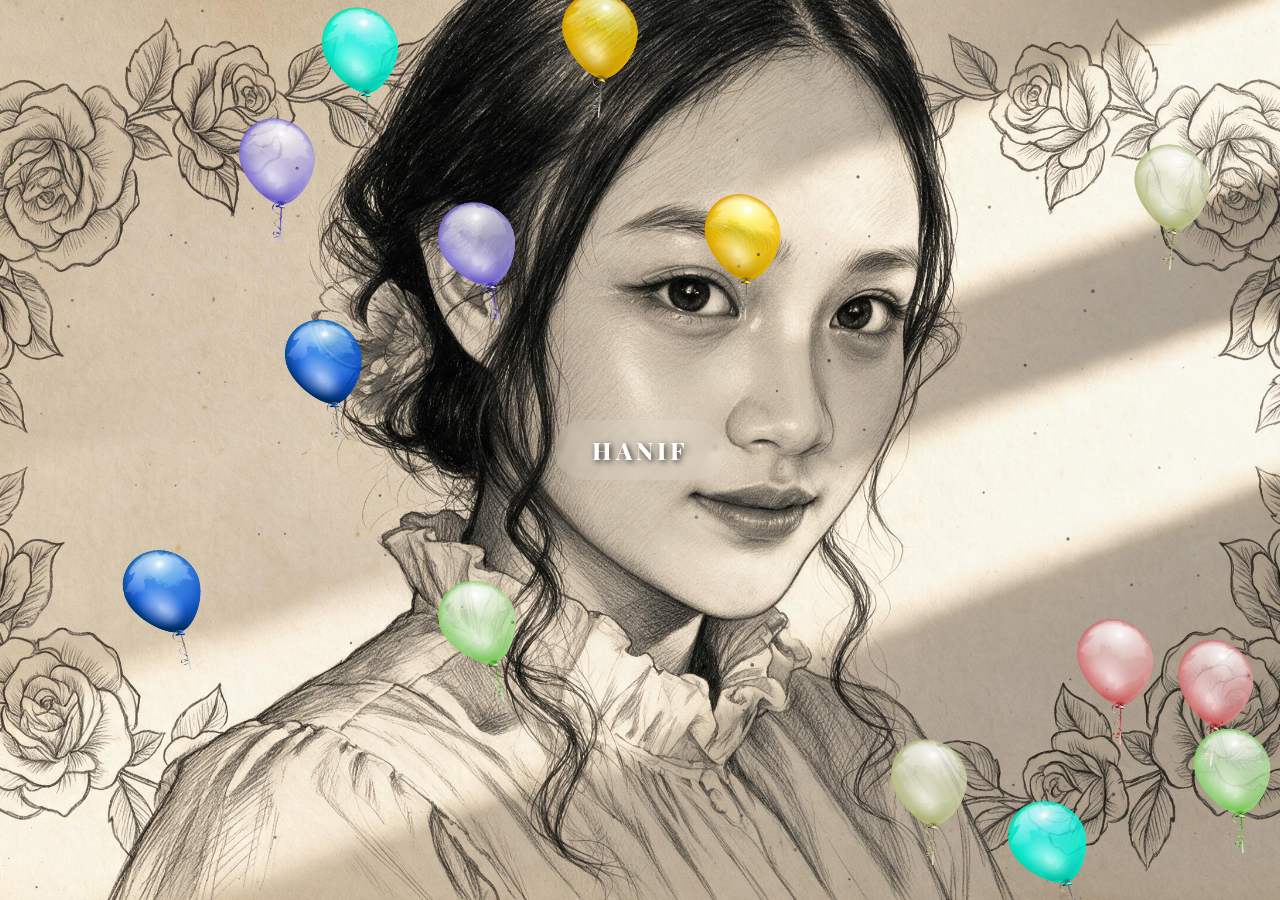
<file: index.html>
<!DOCTYPE html>
<html lang="id">
<head>
    <meta charset="UTF-8">
    <meta name="viewport" content="width=device-width, initial-scale=1.0">
    <title>Masuk - HANIF</title>
    
    <!-- Import Font Elegan dari Google Fonts -->
    <link rel="preconnect" href="https://fonts.googleapis.com">
    <link rel="preconnect" href="https://fonts.gstatic.com" crossorigin>
    <link href="https://fonts.googleapis.com/css2?family=Playfair+Display:wght@600;800&display=swap" rel="stylesheet">
    
    <link rel="stylesheet" href="style.css">
</head>
<body>

    <!-- Overlay untuk efek transisi fade-out -->
    <div id="overlay"></div>

    <!-- Canvas tempat balon berenang & membentuk pola -->
    <canvas id="canvasBalon"></canvas>

    <!-- UI Tombol Tengah -->
    <div class="ui-container">
        <button id="btnHanif">HANIF</button>
    </div>

    <script src="script.js"></script>
</body>
</html>
</file>
<file: style.css>
* {
    margin: 0;
    padding: 0;
    box-sizing: border-box;
}

body {
    width: 100vw;
    height: 100vh;
    overflow: hidden; /* Mencegah layar HP bisa digeser-geser */
    background-image: url('background.jpg');
    background-size: cover;
    background-position: center;
    background-repeat: no-repeat;
    display: flex;
    justify-content: center;
    align-items: center;
    background-color: #000; 
}

/* OVERLAY BUG FIX: pointer-events diatur agar tidak memblokir tombol saat tidak aktif */
#overlay {
    position: fixed;
    top: 0;
    left: 0;
    width: 100%;
    height: 100%;
    background-color: #000;
    opacity: 0;
    pointer-events: none; /* Penting: Saat transparan, tidak bisa diklik */
    z-index: 99;
    transition: opacity 1s ease;
}

#overlay.aktif {
    opacity: 1;
    pointer-events: all; /* Mencegah user klik tombol 2x saat layar mulai hitam */
}

/* Canvas Balon & Partikel */
#canvasBalon {
    position: absolute;
    top: 0;
    left: 0;
    width: 100%;
    height: 100%;
    z-index: 1;
    display: block; /* Mencegah bug spasi putih di bawah canvas */
}

/* UI Tombol */
.ui-container {
    position: relative;
    z-index: 10;
}

/* Tombol HANIF */
#btnHanif {
    font-family: 'Playfair Display', serif;
    font-size: 1.5rem;
    font-weight: 800;
    letter-spacing: 4px;
    padding: 12px 35px;
    
    background: rgba(255, 255, 255, 0.1); 
    backdrop-filter: blur(2px);
    -webkit-backdrop-filter: blur(2px);
    border: 2px solid transparent; 
    
    color: #ffffff; 
    border-radius: 50px;
    cursor: pointer;
    text-shadow: 2px 2px 6px rgba(0, 0, 0, 0.8);
    transition: all 0.3s ease;
}

#btnHanif:hover {
    transform: scale(1.1);
    background: rgba(255, 255, 255, 0.15);
    text-shadow: 0px 0px 12px rgba(255, 255, 255, 0.9);
}
</file>
